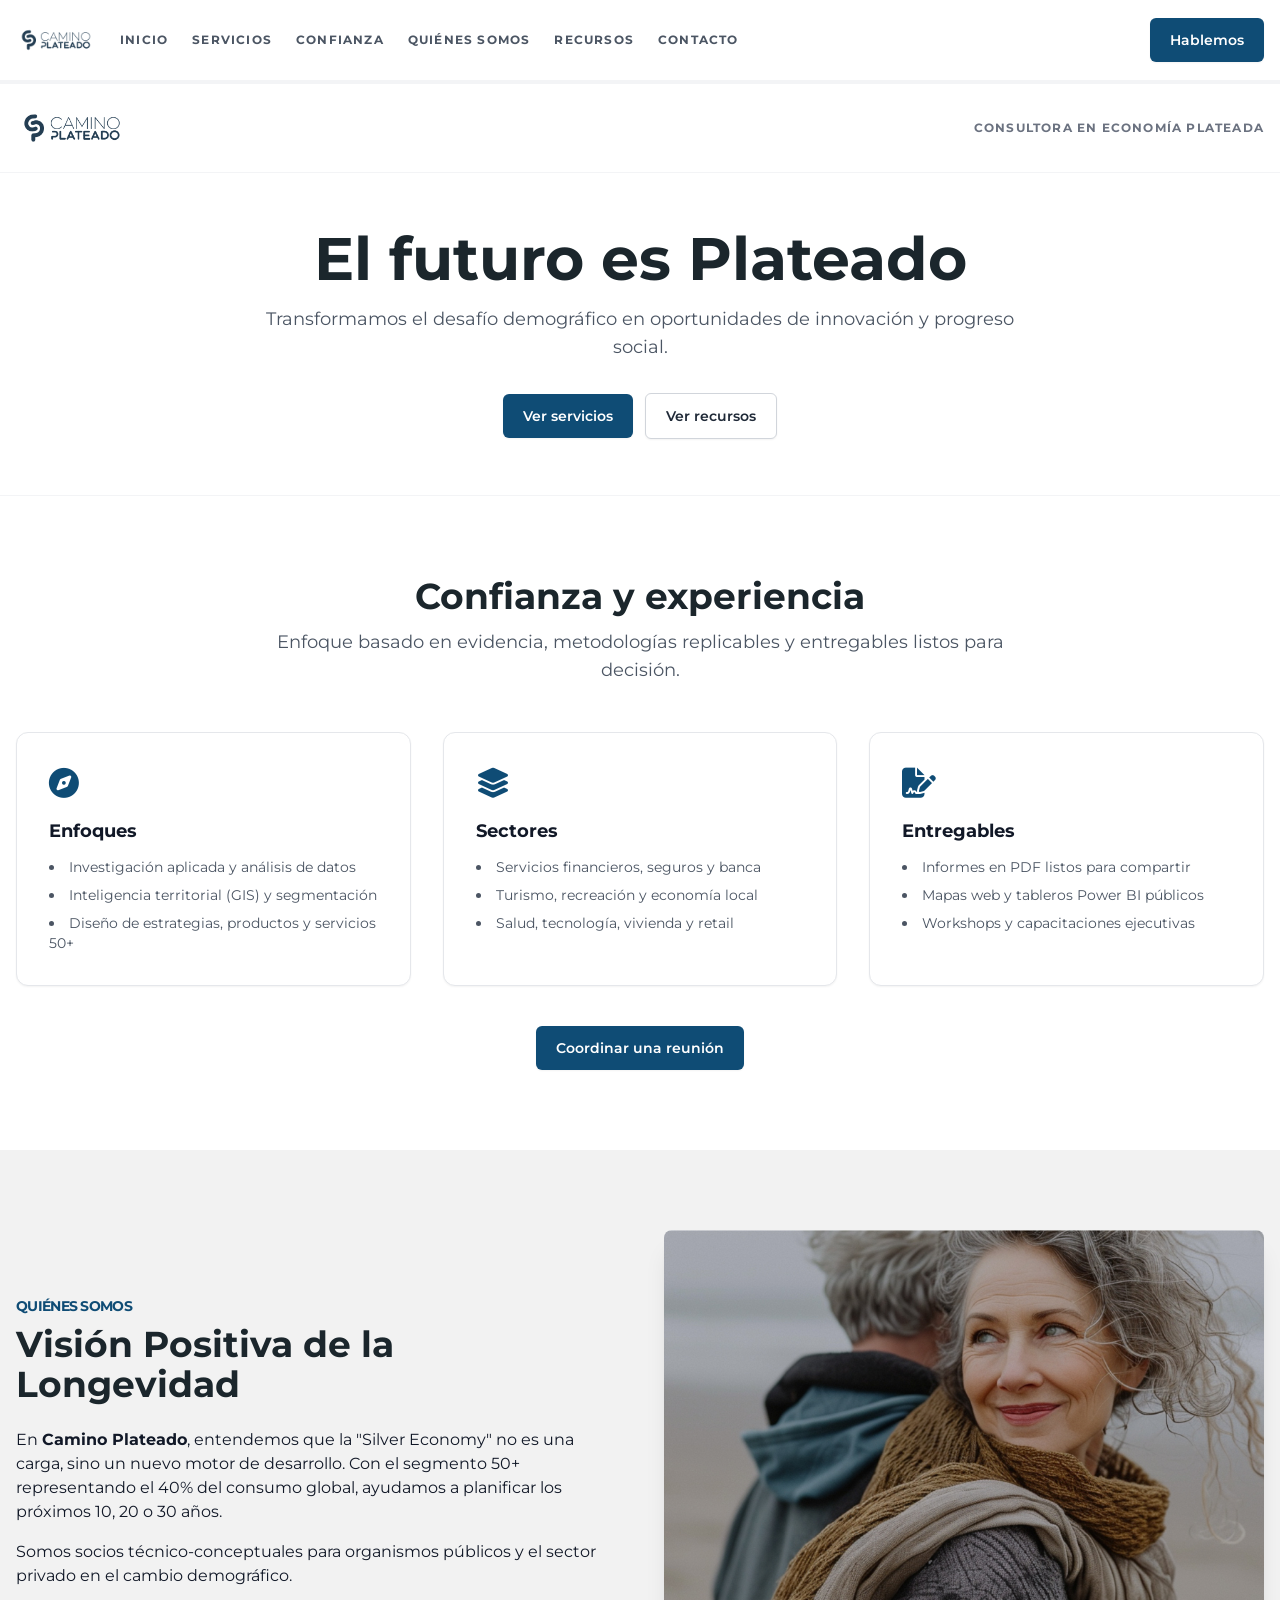
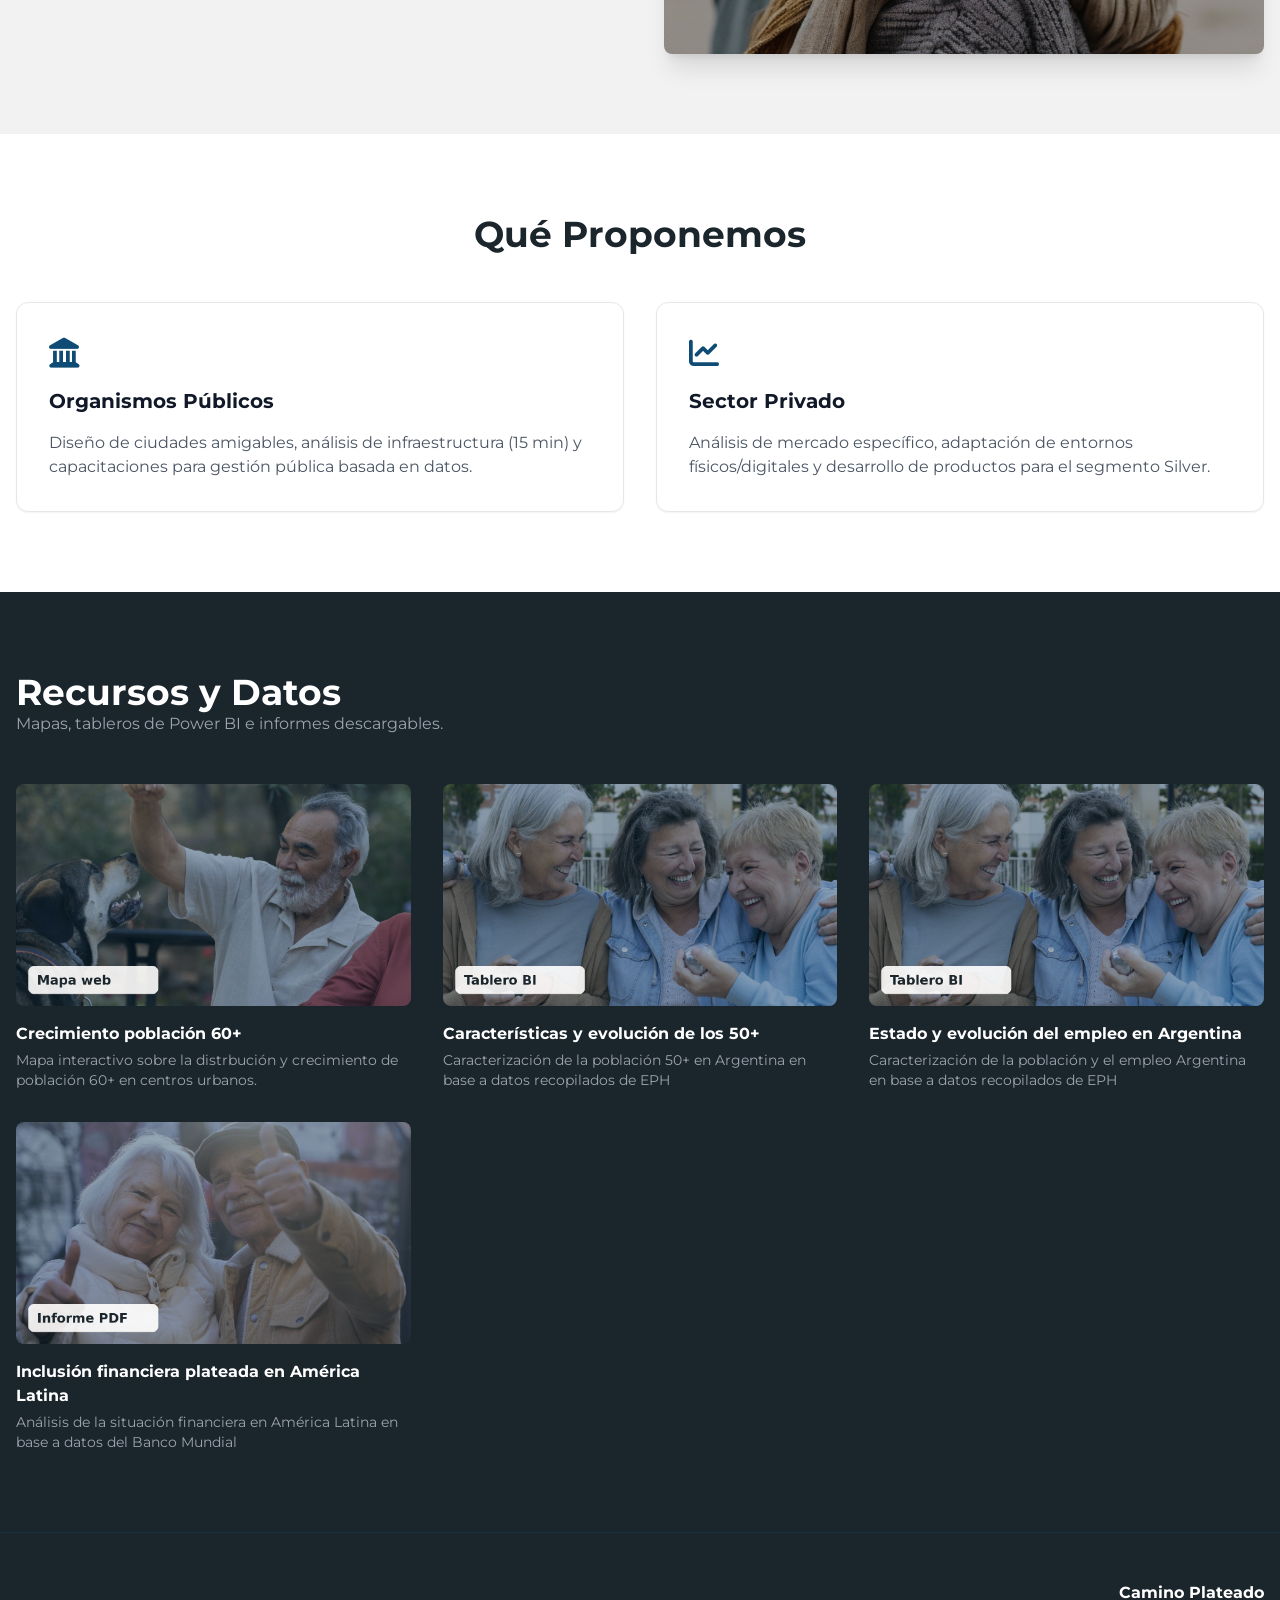
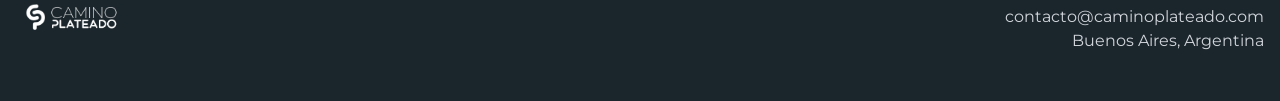
<file: index.html>
<!DOCTYPE html>
<html lang="es-AR" class="scroll-smooth">
<head>
    <meta charset="UTF-8">
    <meta name="viewport" content="width=device-width, initial-scale=1.0">
    <title>Camino Plateado | Consultora en Economía Plateada</title>
    <meta name="description" content="Camino Plateado: consultora en economía plateada. Transformamos el desafío demográfico en oportunidades de innovación y progreso social.">

    <!-- SEO / Social sharing -->
    <link rel="canonical" href="https://caminoplateado.com/">
    <meta property="og:type" content="website">
    <meta property="og:locale" content="es_AR">
    <meta property="og:title" content="Camino Plateado | Consultora en Economía Plateada">
    <meta property="og:description" content="Transformamos el desafío demográfico en oportunidades de innovación y progreso social.">
    <meta property="og:url" content="https://caminoplateado.com/">
    <meta property="og:image" content="./assets/img/og-cover.png">
    <meta name="twitter:card" content="summary_large_image">
    <meta name="theme-color" content="#0F4C75">

    <!-- Favicons -->
    <link rel="icon" href="./favicon.ico" sizes="any">
    <link rel="apple-touch-icon" href="./assets/apple-touch-icon.png">
    <link rel="manifest" href="./site.webmanifest">

    <link href="https://fonts.googleapis.com/css2?family=Montserrat:wght@400;600;700&display=swap" rel="stylesheet">
    <link rel="stylesheet" href="https://cdnjs.cloudflare.com/ajax/libs/font-awesome/6.4.0/css/all.min.css" referrerpolicy="no-referrer">
  <script type="module" crossorigin src="./assets/index-ojSqUu_X.js"></script>
  <link rel="stylesheet" crossorigin href="./assets/index-BWWQj64I.css">
</head>
<body class="bg-white text-gray-900">

    <a href="#inicio" class="sr-only focus:not-sr-only focus:absolute focus:top-3 focus:left-3 focus:z-[999] focus:bg-white focus:text-brandBlue focus:px-4 focus:py-2 focus:rounded">
        Saltar al contenido
    </a>

    <nav class="fixed w-full z-50 bg-white/95 backdrop-blur supports-[backdrop-filter]:bg-white/80 border-b border-gray-100" aria-label="Navegación principal">
        <div class="max-w-7xl mx-auto px-4 flex justify-between items-center h-20">
            <div class="flex items-center gap-6">
                <img src="./assets/img/logo.png" alt="Camino Plateado" class="h-9 md:h-10">

                <div class="hidden md:flex space-x-6 text-xs font-bold uppercase tracking-widest text-gray-600">
                    <a href="#inicio" class="nav-link">Inicio</a>
                    <a href="#servicios" class="nav-link">Servicios</a>
                    <a href="#confianza" class="nav-link">Confianza</a>
                    <a href="#nosotros" class="nav-link">Quiénes Somos</a>
                    <a href="#recursos" class="nav-link">Recursos</a>
                    <a href="#contacto" class="nav-link">Contacto</a>
                </div>
            </div>

            <div class="hidden md:flex items-center gap-3">
                <a href="#contacto" class="btn-primary">Hablemos</a>
            </div>

            <!-- Mobile menu button -->
            <button id="mobile-menu-open" type="button" class="md:hidden inline-flex items-center justify-center w-10 h-10 rounded hover:bg-gray-50" aria-label="Abrir menú" aria-expanded="false">
                <i class="fa-solid fa-bars text-xl text-gray-700"></i>
            </button>
        </div>

        <!-- Mobile menu panel (hidden by default) -->
        <div id="mobile-menu" class="hidden md:hidden border-t border-gray-100 bg-white" role="dialog" aria-modal="true" aria-label="Menú">
            <div class="max-w-7xl mx-auto px-4 py-4 grid gap-3 text-sm font-bold uppercase tracking-widest text-gray-700">
                <a href="#inicio" class="nav-link">Inicio</a>
                <a href="#servicios" class="nav-link">Servicios</a>
                <a href="#confianza" class="nav-link">Confianza</a>
                <a href="#nosotros" class="nav-link">Quiénes Somos</a>
                <a href="#recursos" class="nav-link">Recursos</a>
                <a href="#contacto" class="nav-link">Contacto</a>

                <a href="#contacto" class="btn-primary w-full mt-2">Hablemos</a>

                <button id="mobile-menu-close" type="button" class="mt-1 inline-flex items-center justify-center w-full py-2 rounded bg-gray-50 hover:bg-gray-100" aria-label="Cerrar menú">
                    Cerrar
                </button>
            </div>
        </div>
    </nav>

		<header id="inicio" class="pt-20">
	    <!-- Banda superior (finita): marca limpia con logo. -->
		<div class="w-full bg-white border-b border-gray-100 border-t-4 border-brandBlue">
		    <div class="max-w-7xl mx-auto px-4 py-4 flex items-center justify-between gap-6">
		        <img src="./assets/img/logo.png" alt="Camino Plateado" class="h-12 md:h-14">
		        <p class="hidden sm:block text-xs font-bold uppercase tracking-widest text-gray-500">Consultora en economía plateada</p>
		    </div>
		</div>
        <div class="max-w-7xl mx-auto px-4 py-14 text-center">
            <h1 class="text-4xl md:text-6xl font-bold text-brandDark mb-4">El futuro es Plateado</h1>
            <p class="max-w-3xl mx-auto text-lg text-gray-600">
                Transformamos el desafío demográfico en oportunidades de innovación y progreso social.
            </p>
            <div class="mt-8 flex flex-col sm:flex-row items-center justify-center gap-3">
                <a href="#servicios" class="btn-primary w-full sm:w-auto">Ver servicios</a>
                <a href="#recursos" class="btn-secondary w-full sm:w-auto">Ver recursos</a>
            </div>
        </div>
    </header>

    <section id="confianza" class="py-20 bg-white border-t border-gray-100 scroll-mt-24">
        <div class="max-w-7xl mx-auto px-4">
            <div class="text-center mb-12">
                <h2 class="section-title">Confianza y experiencia</h2>
                <p class="section-lead">
                    Enfoque basado en evidencia, metodologías replicables y entregables listos para decisión.
                </p>
            </div>

            <div class="grid md:grid-cols-3 gap-8">
                <div class="card">
                    <i class="fas fa-compass text-brandBlue text-3xl mb-4"></i>
                    <h4 class="text-lg font-bold mb-3">Enfoques</h4>
                    <ul class="text-gray-600 text-sm space-y-2 list-disc list-inside">
                        <li>Investigación aplicada y análisis de datos</li>
                        <li>Inteligencia territorial (GIS) y segmentación</li>
                        <li>Diseño de estrategias, productos y servicios 50+</li>
                    </ul>
                </div>

                <div class="card">
                    <i class="fas fa-layer-group text-brandBlue text-3xl mb-4"></i>
                    <h4 class="text-lg font-bold mb-3">Sectores</h4>
                    <ul class="text-gray-600 text-sm space-y-2 list-disc list-inside">
                        <li>Servicios financieros, seguros y banca</li>
                        <li>Turismo, recreación y economía local</li>
                        <li>Salud, tecnología, vivienda y retail</li>
                    </ul>
                </div>

                <div class="card">
                    <i class="fas fa-file-signature text-brandBlue text-3xl mb-4"></i>
                    <h4 class="text-lg font-bold mb-3">Entregables</h4>
                    <ul class="text-gray-600 text-sm space-y-2 list-disc list-inside">
                        <li>Informes en PDF listos para compartir</li>
                        <li>Mapas web y tableros Power BI públicos</li>
                        <li>Workshops y capacitaciones ejecutivas</li>
                    </ul>
                </div>
            </div>

            <div class="mt-10 text-center">
                <a href="#contacto" class="btn-primary">Coordinar una reunión</a>
            </div>
        </div>
    </section>

    <section id="nosotros" class="py-20 bg-brandSilver">
        <div class="max-w-7xl mx-auto px-4 grid md:grid-cols-2 gap-12 items-center">
            <div>
                <h2 class="text-brandBlue font-bold uppercase tracking-tighter text-sm mb-2">Quiénes Somos</h2>
                <h3 class="text-3xl md:text-4xl font-bold mb-6 text-brandDark">Visión Positiva de la Longevidad</h3>
                <p class="mb-4">En <strong>Camino Plateado</strong>, entendemos que la "Silver Economy" no es una carga, sino un nuevo motor de desarrollo. Con el segmento 50+ representando el 40% del consumo global, ayudamos a planificar los próximos 10, 20 o 30 años.</p>
                <p>Somos socios técnico-conceptuales para organismos públicos y el sector privado en el cambio demográfico.</p>
            </div>
            <img src="./assets/img/nosotros.jpg" class="rounded-lg shadow-xl" alt="Nosotros">
        </div>
    </section>

    <section id="servicios" class="py-20 bg-white">
        <div class="max-w-7xl mx-auto px-4 text-center mb-12">
            <h2 class="section-title">Qué Proponemos</h2>
        </div>
        <div class="max-w-7xl mx-auto px-4 grid md:grid-cols-2 gap-8">
            <div class="card">
                <i class="fas fa-landmark text-brandBlue text-3xl mb-4"></i>
                <h4 class="text-xl font-bold mb-4">Organismos Públicos</h4>
                <p class="text-gray-600">Diseño de ciudades amigables, análisis de infraestructura (15 min) y capacitaciones para gestión pública basada en datos.</p>
            </div>
            <div class="card">
                <i class="fas fa-chart-line text-brandBlue text-3xl mb-4"></i>
                <h4 class="text-xl font-bold mb-4">Sector Privado</h4>
                <p class="text-gray-600">Análisis de mercado específico, adaptación de entornos físicos/digitales y desarrollo de productos para el segmento Silver.</p>
            </div>
        </div>
    </section>

    <section id="recursos" class="py-20 bg-brandDark text-white" aria-label="Recursos">
        <div class="max-w-7xl mx-auto px-4">
            <div class="flex justify-between items-end mb-12">
                <div>
                    <h2 class="text-3xl md:text-4xl font-bold">Recursos y Datos</h2>
                    <p class="text-gray-400">Mapas, tableros de Power BI e informes descargables.</p>
                </div>
            </div>
            <div id="resource-grid" class="grid grid-cols-1 md:grid-cols-3 gap-8" aria-live="polite"></div>
        </div>
    </section>

    <div id="modal-container" class="fixed inset-0 z-[100] hidden flex items-center justify-center p-4" role="dialog" aria-modal="true" aria-labelledby="modal-title">
        <div id="modal-overlay" class="absolute inset-0 bg-black/90"></div>
        <div id="modal-panel" class="relative bg-white w-full max-w-6xl rounded-lg overflow-hidden flex flex-col" style="min-height:0;">
            <div class="p-4 border-b flex justify-between items-center">
                <h3 id="modal-title" class="font-bold text-gray-800">Recurso</h3>
                <div class="flex items-center gap-3">
                    <a id="modal-open-newtab" href="#" target="_blank" rel="noopener noreferrer" class="btn-secondary" style="padding: .5rem .75rem; font-size: .75rem; line-height: 1rem;">Abrir en pestaña nueva</a>
                    <button id="modal-close" type="button" class="text-2xl" aria-label="Cerrar">&times;</button>
                </div>
            </div>
            <div id="modal-body" class="flex-1 bg-gray-100" style="min-height:0;"></div>
        </div>
    </div>

    <footer id="contacto" class="bg-brandDark text-white py-12 border-t border-brandBlue/30" aria-label="Contacto">
        <div class="max-w-7xl mx-auto px-4 flex flex-col md:flex-row justify-between items-center gap-8">
            <img src="./assets/img/logo (2).png" class="h-12 md:h-14" alt="Camino Plateado">
            <div class="text-center md:text-right">
                <p class="font-bold">Camino Plateado</p>
                <p class="text-gray-300">contacto@caminoplateado.com</p>
                <p class="text-gray-300">Buenos Aires, Argentina</p>
            </div>
        </div>
    </footer>

</body>
</html>
</file>
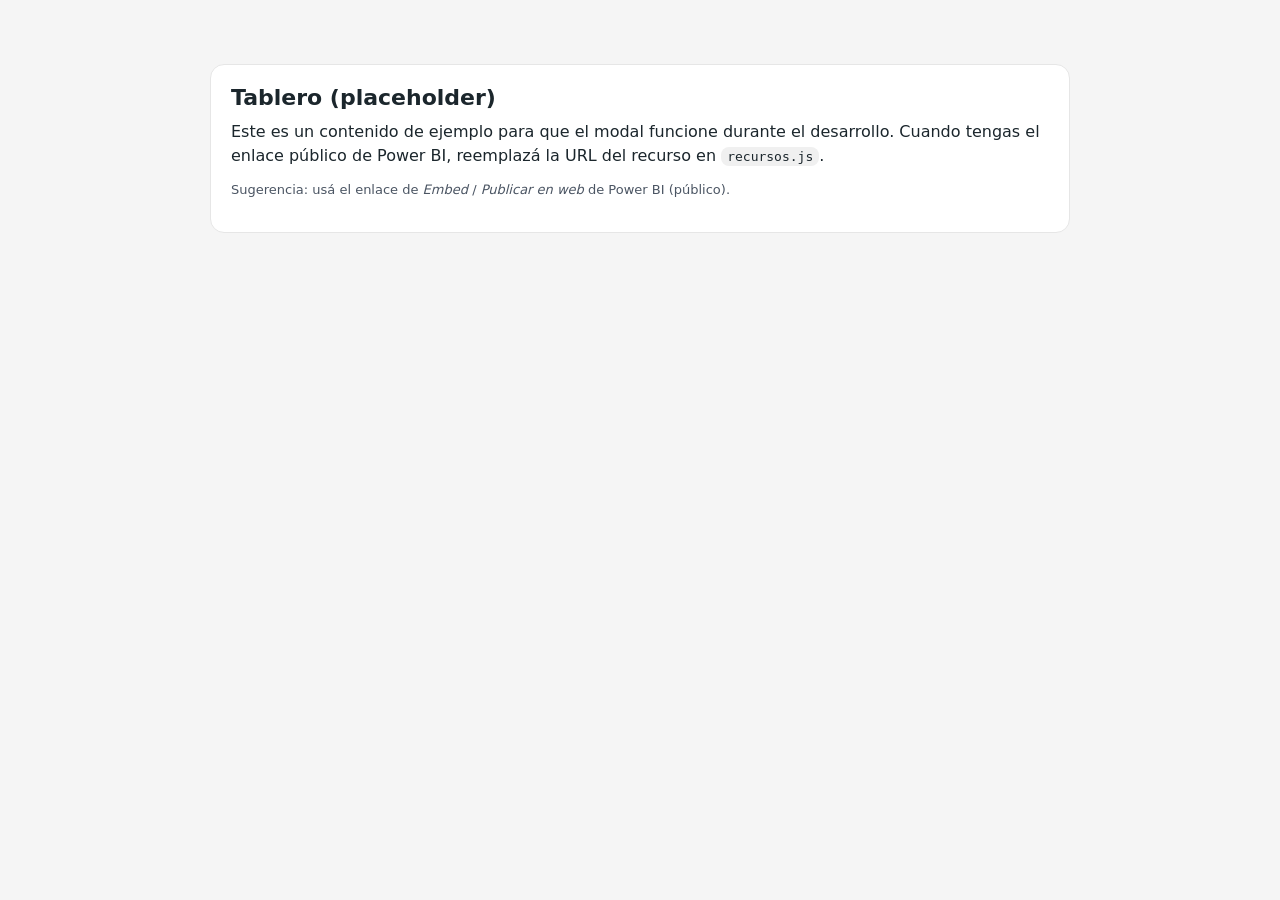
<file: assets/placeholder-bi.html>
<!doctype html>
<html lang="es-AR">
  <head>
    <meta charset="utf-8" />
    <meta name="viewport" content="width=device-width,initial-scale=1" />
    <title>Tablero (placeholder)</title>
    <style>
      body{font-family:system-ui,-apple-system,Segoe UI,Roboto,Helvetica,Arial,sans-serif;margin:0;background:#f5f5f5;color:#1B262C}
      .wrap{max-width:860px;margin:40px auto;padding:24px}
      .card{background:#fff;border:1px solid #e6e6e6;border-radius:14px;padding:20px}
      h1{margin:0 0 10px 0;font-size:22px}
      p{margin:0 0 12px 0;line-height:1.5}
      code{background:#f0f0f0;padding:2px 6px;border-radius:8px}
      .note{font-size:13px;color:#4b5563}
    </style>
  </head>
  <body>
    <div class="wrap">
      <div class="card">
        <h1>Tablero (placeholder)</h1>
        <p>
          Este es un contenido de ejemplo para que el modal funcione durante el desarrollo.
          Cuando tengas el enlace público de Power BI, reemplazá la URL del recurso en <code>recursos.js</code>.
        </p>
        <p class="note">
          Sugerencia: usá el enlace de <em>Embed</em> / <em>Publicar en web</em> de Power BI (público).
        </p>
      </div>
    </div>
  </body>
</html>
</file>
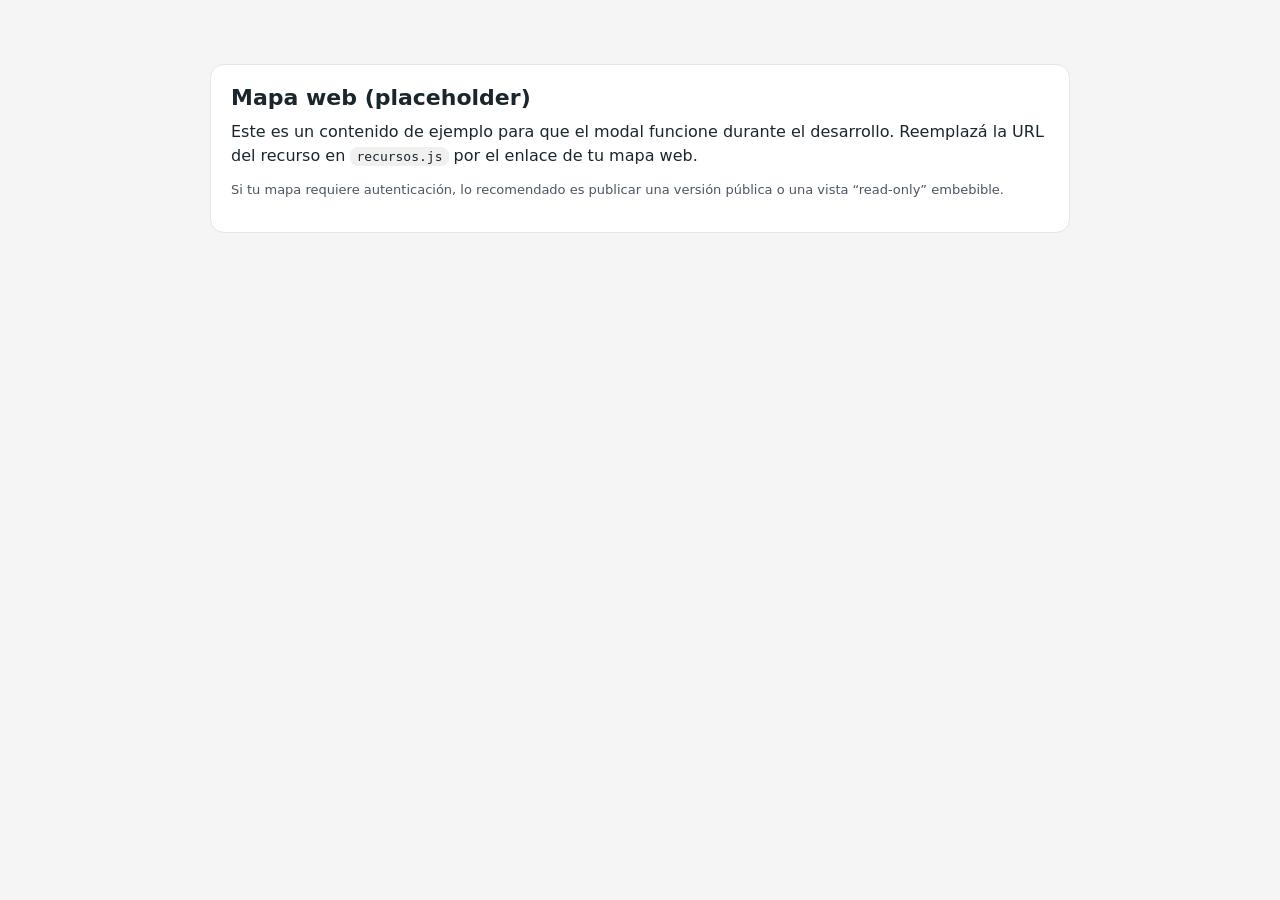
<file: assets/placeholder-mapa.html>
<!doctype html>
<html lang="es-AR">
  <head>
    <meta charset="utf-8" />
    <meta name="viewport" content="width=device-width,initial-scale=1" />
    <title>Mapa (placeholder)</title>
    <style>
      body{font-family:system-ui,-apple-system,Segoe UI,Roboto,Helvetica,Arial,sans-serif;margin:0;background:#f5f5f5;color:#1B262C}
      .wrap{max-width:860px;margin:40px auto;padding:24px}
      .card{background:#fff;border:1px solid #e6e6e6;border-radius:14px;padding:20px}
      h1{margin:0 0 10px 0;font-size:22px}
      p{margin:0 0 12px 0;line-height:1.5}
      code{background:#f0f0f0;padding:2px 6px;border-radius:8px}
      .note{font-size:13px;color:#4b5563}
    </style>
  </head>
  <body>
    <div class="wrap">
      <div class="card">
        <h1>Mapa web (placeholder)</h1>
        <p>
          Este es un contenido de ejemplo para que el modal funcione durante el desarrollo.
          Reemplazá la URL del recurso en <code>recursos.js</code> por el enlace de tu mapa web.
        </p>
        <p class="note">
          Si tu mapa requiere autenticación, lo recomendado es publicar una versión pública o una vista “read-only” embebible.
        </p>
      </div>
    </div>
  </body>
</html>
</file>
<file: assets/index-BWWQj64I.css>
*,:before,:after{--tw-border-spacing-x: 0;--tw-border-spacing-y: 0;--tw-translate-x: 0;--tw-translate-y: 0;--tw-rotate: 0;--tw-skew-x: 0;--tw-skew-y: 0;--tw-scale-x: 1;--tw-scale-y: 1;--tw-pan-x: ;--tw-pan-y: ;--tw-pinch-zoom: ;--tw-scroll-snap-strictness: proximity;--tw-gradient-from-position: ;--tw-gradient-via-position: ;--tw-gradient-to-position: ;--tw-ordinal: ;--tw-slashed-zero: ;--tw-numeric-figure: ;--tw-numeric-spacing: ;--tw-numeric-fraction: ;--tw-ring-inset: ;--tw-ring-offset-width: 0px;--tw-ring-offset-color: #fff;--tw-ring-color: rgb(59 130 246 / .5);--tw-ring-offset-shadow: 0 0 #0000;--tw-ring-shadow: 0 0 #0000;--tw-shadow: 0 0 #0000;--tw-shadow-colored: 0 0 #0000;--tw-blur: ;--tw-brightness: ;--tw-contrast: ;--tw-grayscale: ;--tw-hue-rotate: ;--tw-invert: ;--tw-saturate: ;--tw-sepia: ;--tw-drop-shadow: ;--tw-backdrop-blur: ;--tw-backdrop-brightness: ;--tw-backdrop-contrast: ;--tw-backdrop-grayscale: ;--tw-backdrop-hue-rotate: ;--tw-backdrop-invert: ;--tw-backdrop-opacity: ;--tw-backdrop-saturate: ;--tw-backdrop-sepia: ;--tw-contain-size: ;--tw-contain-layout: ;--tw-contain-paint: ;--tw-contain-style: }::backdrop{--tw-border-spacing-x: 0;--tw-border-spacing-y: 0;--tw-translate-x: 0;--tw-translate-y: 0;--tw-rotate: 0;--tw-skew-x: 0;--tw-skew-y: 0;--tw-scale-x: 1;--tw-scale-y: 1;--tw-pan-x: ;--tw-pan-y: ;--tw-pinch-zoom: ;--tw-scroll-snap-strictness: proximity;--tw-gradient-from-position: ;--tw-gradient-via-position: ;--tw-gradient-to-position: ;--tw-ordinal: ;--tw-slashed-zero: ;--tw-numeric-figure: ;--tw-numeric-spacing: ;--tw-numeric-fraction: ;--tw-ring-inset: ;--tw-ring-offset-width: 0px;--tw-ring-offset-color: #fff;--tw-ring-color: rgb(59 130 246 / .5);--tw-ring-offset-shadow: 0 0 #0000;--tw-ring-shadow: 0 0 #0000;--tw-shadow: 0 0 #0000;--tw-shadow-colored: 0 0 #0000;--tw-blur: ;--tw-brightness: ;--tw-contrast: ;--tw-grayscale: ;--tw-hue-rotate: ;--tw-invert: ;--tw-saturate: ;--tw-sepia: ;--tw-drop-shadow: ;--tw-backdrop-blur: ;--tw-backdrop-brightness: ;--tw-backdrop-contrast: ;--tw-backdrop-grayscale: ;--tw-backdrop-hue-rotate: ;--tw-backdrop-invert: ;--tw-backdrop-opacity: ;--tw-backdrop-saturate: ;--tw-backdrop-sepia: ;--tw-contain-size: ;--tw-contain-layout: ;--tw-contain-paint: ;--tw-contain-style: }*,:before,:after{box-sizing:border-box;border-width:0;border-style:solid;border-color:#e5e7eb}:before,:after{--tw-content: ""}html,:host{line-height:1.5;-webkit-text-size-adjust:100%;-moz-tab-size:4;-o-tab-size:4;tab-size:4;font-family:Montserrat,sans-serif;font-feature-settings:normal;font-variation-settings:normal;-webkit-tap-highlight-color:transparent}body{margin:0;line-height:inherit}hr{height:0;color:inherit;border-top-width:1px}abbr:where([title]){-webkit-text-decoration:underline dotted;text-decoration:underline dotted}h1,h2,h3,h4,h5,h6{font-size:inherit;font-weight:inherit}a{color:inherit;text-decoration:inherit}b,strong{font-weight:bolder}code,kbd,samp,pre{font-family:ui-monospace,SFMono-Regular,Menlo,Monaco,Consolas,Liberation Mono,Courier New,monospace;font-feature-settings:normal;font-variation-settings:normal;font-size:1em}small{font-size:80%}sub,sup{font-size:75%;line-height:0;position:relative;vertical-align:baseline}sub{bottom:-.25em}sup{top:-.5em}table{text-indent:0;border-color:inherit;border-collapse:collapse}button,input,optgroup,select,textarea{font-family:inherit;font-feature-settings:inherit;font-variation-settings:inherit;font-size:100%;font-weight:inherit;line-height:inherit;letter-spacing:inherit;color:inherit;margin:0;padding:0}button,select{text-transform:none}button,input:where([type=button]),input:where([type=reset]),input:where([type=submit]){-webkit-appearance:button;background-color:transparent;background-image:none}:-moz-focusring{outline:auto}:-moz-ui-invalid{box-shadow:none}progress{vertical-align:baseline}::-webkit-inner-spin-button,::-webkit-outer-spin-button{height:auto}[type=search]{-webkit-appearance:textfield;outline-offset:-2px}::-webkit-search-decoration{-webkit-appearance:none}::-webkit-file-upload-button{-webkit-appearance:button;font:inherit}summary{display:list-item}blockquote,dl,dd,h1,h2,h3,h4,h5,h6,hr,figure,p,pre{margin:0}fieldset{margin:0;padding:0}legend{padding:0}ol,ul,menu{list-style:none;margin:0;padding:0}dialog{padding:0}textarea{resize:vertical}input::-moz-placeholder,textarea::-moz-placeholder{opacity:1;color:#9ca3af}input::placeholder,textarea::placeholder{opacity:1;color:#9ca3af}button,[role=button]{cursor:pointer}:disabled{cursor:default}img,svg,video,canvas,audio,iframe,embed,object{display:block;vertical-align:middle}img,video{max-width:100%;height:auto}[hidden]:where(:not([hidden=until-found])){display:none}.\!container{width:100%!important}.container{width:100%}@media (min-width: 640px){.\!container{max-width:640px!important}.container{max-width:640px}}@media (min-width: 768px){.\!container{max-width:768px!important}.container{max-width:768px}}@media (min-width: 1024px){.\!container{max-width:1024px!important}.container{max-width:1024px}}@media (min-width: 1280px){.\!container{max-width:1280px!important}.container{max-width:1280px}}@media (min-width: 1536px){.\!container{max-width:1536px!important}.container{max-width:1536px}}.btn-primary{display:inline-flex;align-items:center;justify-content:center;border-radius:.375rem;--tw-bg-opacity: 1;background-color:rgb(15 76 117 / var(--tw-bg-opacity, 1));padding:.75rem 1.25rem;font-size:.875rem;line-height:1.25rem;font-weight:600;--tw-text-opacity: 1;color:rgb(255 255 255 / var(--tw-text-opacity, 1));--tw-shadow: 0 1px 2px 0 rgb(0 0 0 / .05);--tw-shadow-colored: 0 1px 2px 0 var(--tw-shadow-color);box-shadow:var(--tw-ring-offset-shadow, 0 0 #0000),var(--tw-ring-shadow, 0 0 #0000),var(--tw-shadow);transition-property:color,background-color,border-color,text-decoration-color,fill,stroke,opacity,box-shadow,transform,filter,backdrop-filter;transition-timing-function:cubic-bezier(.4,0,.2,1);transition-duration:.15s}.btn-primary:hover{--tw-brightness: brightness(.95);filter:var(--tw-blur) var(--tw-brightness) var(--tw-contrast) var(--tw-grayscale) var(--tw-hue-rotate) var(--tw-invert) var(--tw-saturate) var(--tw-sepia) var(--tw-drop-shadow)}.btn-primary:focus{outline:2px solid transparent;outline-offset:2px;--tw-ring-offset-shadow: var(--tw-ring-inset) 0 0 0 var(--tw-ring-offset-width) var(--tw-ring-offset-color);--tw-ring-shadow: var(--tw-ring-inset) 0 0 0 calc(2px + var(--tw-ring-offset-width)) var(--tw-ring-color);box-shadow:var(--tw-ring-offset-shadow),var(--tw-ring-shadow),var(--tw-shadow, 0 0 #0000);--tw-ring-color: rgb(15 76 117 / .4)}.btn-secondary{display:inline-flex;align-items:center;justify-content:center;border-radius:.375rem;border-width:1px;--tw-border-opacity: 1;border-color:rgb(209 213 219 / var(--tw-border-opacity, 1));--tw-bg-opacity: 1;background-color:rgb(255 255 255 / var(--tw-bg-opacity, 1));padding:.75rem 1.25rem;font-size:.875rem;line-height:1.25rem;font-weight:600;--tw-text-opacity: 1;color:rgb(31 41 55 / var(--tw-text-opacity, 1));--tw-shadow: 0 1px 2px 0 rgb(0 0 0 / .05);--tw-shadow-colored: 0 1px 2px 0 var(--tw-shadow-color);box-shadow:var(--tw-ring-offset-shadow, 0 0 #0000),var(--tw-ring-shadow, 0 0 #0000),var(--tw-shadow);transition-property:color,background-color,border-color,text-decoration-color,fill,stroke,opacity,box-shadow,transform,filter,backdrop-filter;transition-timing-function:cubic-bezier(.4,0,.2,1);transition-duration:.15s}.btn-secondary:hover{--tw-bg-opacity: 1;background-color:rgb(249 250 251 / var(--tw-bg-opacity, 1))}.btn-secondary:focus{outline:2px solid transparent;outline-offset:2px;--tw-ring-offset-shadow: var(--tw-ring-inset) 0 0 0 var(--tw-ring-offset-width) var(--tw-ring-offset-color);--tw-ring-shadow: var(--tw-ring-inset) 0 0 0 calc(2px + var(--tw-ring-offset-width)) var(--tw-ring-color);box-shadow:var(--tw-ring-offset-shadow),var(--tw-ring-shadow),var(--tw-shadow, 0 0 #0000);--tw-ring-color: rgb(15 76 117 / .4)}.nav-link{transition-property:color,background-color,border-color,text-decoration-color,fill,stroke;transition-timing-function:cubic-bezier(.4,0,.2,1);transition-duration:.15s}.nav-link:hover{--tw-text-opacity: 1;color:rgb(15 76 117 / var(--tw-text-opacity, 1))}.card{border-radius:.75rem;border-width:1px;--tw-border-opacity: 1;border-color:rgb(229 231 235 / var(--tw-border-opacity, 1));--tw-bg-opacity: 1;background-color:rgb(255 255 255 / var(--tw-bg-opacity, 1));padding:2rem;--tw-shadow: 0 1px 2px 0 rgb(0 0 0 / .05);--tw-shadow-colored: 0 1px 2px 0 var(--tw-shadow-color);box-shadow:var(--tw-ring-offset-shadow, 0 0 #0000),var(--tw-ring-shadow, 0 0 #0000),var(--tw-shadow);transition-property:color,background-color,border-color,text-decoration-color,fill,stroke,opacity,box-shadow,transform,filter,backdrop-filter;transition-timing-function:cubic-bezier(.4,0,.2,1);transition-duration:.15s}.card:hover{--tw-shadow: 0 4px 6px -1px rgb(0 0 0 / .1), 0 2px 4px -2px rgb(0 0 0 / .1);--tw-shadow-colored: 0 4px 6px -1px var(--tw-shadow-color), 0 2px 4px -2px var(--tw-shadow-color);box-shadow:var(--tw-ring-offset-shadow, 0 0 #0000),var(--tw-ring-shadow, 0 0 #0000),var(--tw-shadow)}.section-title{font-size:1.875rem;line-height:2.25rem;font-weight:700;--tw-text-opacity: 1;color:rgb(27 38 44 / var(--tw-text-opacity, 1))}@media (min-width: 768px){.section-title{font-size:2.25rem;line-height:2.5rem}}.section-lead{margin-left:auto;margin-right:auto;margin-top:.75rem;max-width:48rem;font-size:1rem;line-height:1.5rem;--tw-text-opacity: 1;color:rgb(75 85 99 / var(--tw-text-opacity, 1))}@media (min-width: 768px){.section-lead{font-size:1.125rem;line-height:1.75rem}}.sr-only{position:absolute;width:1px;height:1px;padding:0;margin:-1px;overflow:hidden;clip:rect(0,0,0,0);white-space:nowrap;border-width:0}.fixed{position:fixed}.absolute{position:absolute}.relative{position:relative}.inset-0{top:0;right:0;bottom:0;left:0}.z-50{z-index:50}.z-\[100\]{z-index:100}.mx-auto{margin-left:auto;margin-right:auto}.mb-1{margin-bottom:.25rem}.mb-12{margin-bottom:3rem}.mb-2{margin-bottom:.5rem}.mb-3{margin-bottom:.75rem}.mb-4{margin-bottom:1rem}.mb-6{margin-bottom:1.5rem}.mt-1{margin-top:.25rem}.mt-10{margin-top:2.5rem}.mt-2{margin-top:.5rem}.mt-8{margin-top:2rem}.inline{display:inline}.flex{display:flex}.inline-flex{display:inline-flex}.\!grid{display:grid!important}.grid{display:grid}.hidden{display:none}.aspect-video{aspect-ratio:16 / 9}.h-10{height:2.5rem}.h-12{height:3rem}.h-20{height:5rem}.h-9{height:2.25rem}.h-\[85vh\]{height:85vh}.h-full{height:100%}.w-10{width:2.5rem}.w-full{width:100%}.max-w-3xl{max-width:48rem}.max-w-6xl{max-width:72rem}.max-w-7xl{max-width:80rem}.flex-1{flex:1 1 0%}.cursor-pointer{cursor:pointer}.scroll-mt-24{scroll-margin-top:6rem}.list-inside{list-style-position:inside}.list-disc{list-style-type:disc}.grid-cols-1{grid-template-columns:repeat(1,minmax(0,1fr))}.flex-col{flex-direction:column}.items-end{align-items:flex-end}.items-center{align-items:center}.justify-center{justify-content:center}.justify-between{justify-content:space-between}.gap-12{gap:3rem}.gap-3{gap:.75rem}.gap-6{gap:1.5rem}.gap-8{gap:2rem}.space-x-6>:not([hidden])~:not([hidden]){--tw-space-x-reverse: 0;margin-right:calc(1.5rem * var(--tw-space-x-reverse));margin-left:calc(1.5rem * calc(1 - var(--tw-space-x-reverse)))}.space-y-2>:not([hidden])~:not([hidden]){--tw-space-y-reverse: 0;margin-top:calc(.5rem * calc(1 - var(--tw-space-y-reverse)));margin-bottom:calc(.5rem * var(--tw-space-y-reverse))}.overflow-hidden{overflow:hidden}.scroll-smooth{scroll-behavior:smooth}.rounded{border-radius:.25rem}.rounded-lg{border-radius:.5rem}.border-0{border-width:0px}.border-b{border-bottom-width:1px}.border-t{border-top-width:1px}.border-t-4{border-top-width:4px}.border-brandBlue{--tw-border-opacity: 1;border-color:rgb(15 76 117 / var(--tw-border-opacity, 1))}.border-brandBlue\/30{border-color:#0f4c754d}.border-gray-100{--tw-border-opacity: 1;border-color:rgb(243 244 246 / var(--tw-border-opacity, 1))}.bg-black\/90{background-color:#000000e6}.bg-brandBlue\/20{background-color:#0f4c7533}.bg-brandDark{--tw-bg-opacity: 1;background-color:rgb(27 38 44 / var(--tw-bg-opacity, 1))}.bg-brandSilver{--tw-bg-opacity: 1;background-color:rgb(242 242 242 / var(--tw-bg-opacity, 1))}.bg-gray-100{--tw-bg-opacity: 1;background-color:rgb(243 244 246 / var(--tw-bg-opacity, 1))}.bg-gray-50{--tw-bg-opacity: 1;background-color:rgb(249 250 251 / var(--tw-bg-opacity, 1))}.bg-white{--tw-bg-opacity: 1;background-color:rgb(255 255 255 / var(--tw-bg-opacity, 1))}.bg-white\/95{background-color:#fffffff2}.object-cover{-o-object-fit:cover;object-fit:cover}.p-4{padding:1rem}.px-4{padding-left:1rem;padding-right:1rem}.py-12{padding-top:3rem;padding-bottom:3rem}.py-14{padding-top:3.5rem;padding-bottom:3.5rem}.py-2{padding-top:.5rem;padding-bottom:.5rem}.py-20{padding-top:5rem;padding-bottom:5rem}.py-4{padding-top:1rem;padding-bottom:1rem}.pt-20{padding-top:5rem}.text-center{text-align:center}.text-2xl{font-size:1.5rem;line-height:2rem}.text-3xl{font-size:1.875rem;line-height:2.25rem}.text-4xl{font-size:2.25rem;line-height:2.5rem}.text-lg{font-size:1.125rem;line-height:1.75rem}.text-sm{font-size:.875rem;line-height:1.25rem}.text-xl{font-size:1.25rem;line-height:1.75rem}.text-xs{font-size:.75rem;line-height:1rem}.font-bold{font-weight:700}.uppercase{text-transform:uppercase}.tracking-tighter{letter-spacing:-.05em}.tracking-widest{letter-spacing:.1em}.text-brandBlue{--tw-text-opacity: 1;color:rgb(15 76 117 / var(--tw-text-opacity, 1))}.text-brandDark{--tw-text-opacity: 1;color:rgb(27 38 44 / var(--tw-text-opacity, 1))}.text-gray-300{--tw-text-opacity: 1;color:rgb(209 213 219 / var(--tw-text-opacity, 1))}.text-gray-400{--tw-text-opacity: 1;color:rgb(156 163 175 / var(--tw-text-opacity, 1))}.text-gray-500{--tw-text-opacity: 1;color:rgb(107 114 128 / var(--tw-text-opacity, 1))}.text-gray-600{--tw-text-opacity: 1;color:rgb(75 85 99 / var(--tw-text-opacity, 1))}.text-gray-700{--tw-text-opacity: 1;color:rgb(55 65 81 / var(--tw-text-opacity, 1))}.text-gray-800{--tw-text-opacity: 1;color:rgb(31 41 55 / var(--tw-text-opacity, 1))}.text-gray-900{--tw-text-opacity: 1;color:rgb(17 24 39 / var(--tw-text-opacity, 1))}.text-white{--tw-text-opacity: 1;color:rgb(255 255 255 / var(--tw-text-opacity, 1))}.opacity-0{opacity:0}.shadow-xl{--tw-shadow: 0 20px 25px -5px rgb(0 0 0 / .1), 0 8px 10px -6px rgb(0 0 0 / .1);--tw-shadow-colored: 0 20px 25px -5px var(--tw-shadow-color), 0 8px 10px -6px var(--tw-shadow-color);box-shadow:var(--tw-ring-offset-shadow, 0 0 #0000),var(--tw-ring-shadow, 0 0 #0000),var(--tw-shadow)}.backdrop-blur{--tw-backdrop-blur: blur(8px);-webkit-backdrop-filter:var(--tw-backdrop-blur) var(--tw-backdrop-brightness) var(--tw-backdrop-contrast) var(--tw-backdrop-grayscale) var(--tw-backdrop-hue-rotate) var(--tw-backdrop-invert) var(--tw-backdrop-opacity) var(--tw-backdrop-saturate) var(--tw-backdrop-sepia);backdrop-filter:var(--tw-backdrop-blur) var(--tw-backdrop-brightness) var(--tw-backdrop-contrast) var(--tw-backdrop-grayscale) var(--tw-backdrop-hue-rotate) var(--tw-backdrop-invert) var(--tw-backdrop-opacity) var(--tw-backdrop-saturate) var(--tw-backdrop-sepia)}.backdrop-filter{-webkit-backdrop-filter:var(--tw-backdrop-blur) var(--tw-backdrop-brightness) var(--tw-backdrop-contrast) var(--tw-backdrop-grayscale) var(--tw-backdrop-hue-rotate) var(--tw-backdrop-invert) var(--tw-backdrop-opacity) var(--tw-backdrop-saturate) var(--tw-backdrop-sepia);backdrop-filter:var(--tw-backdrop-blur) var(--tw-backdrop-brightness) var(--tw-backdrop-contrast) var(--tw-backdrop-grayscale) var(--tw-backdrop-hue-rotate) var(--tw-backdrop-invert) var(--tw-backdrop-opacity) var(--tw-backdrop-saturate) var(--tw-backdrop-sepia)}.transition{transition-property:color,background-color,border-color,text-decoration-color,fill,stroke,opacity,box-shadow,transform,filter,backdrop-filter;transition-timing-function:cubic-bezier(.4,0,.2,1);transition-duration:.15s}.duration-500{transition-duration:.5s}html{-webkit-font-smoothing:antialiased;-moz-osx-font-smoothing:grayscale}.hover\:bg-gray-100:hover{--tw-bg-opacity: 1;background-color:rgb(243 244 246 / var(--tw-bg-opacity, 1))}.hover\:bg-gray-50:hover{--tw-bg-opacity: 1;background-color:rgb(249 250 251 / var(--tw-bg-opacity, 1))}.focus\:not-sr-only:focus{position:static;width:auto;height:auto;padding:0;margin:0;overflow:visible;clip:auto;white-space:normal}.focus\:absolute:focus{position:absolute}.focus\:left-3:focus{left:.75rem}.focus\:top-3:focus{top:.75rem}.focus\:z-\[999\]:focus{z-index:999}.focus\:rounded:focus{border-radius:.25rem}.focus\:bg-white:focus{--tw-bg-opacity: 1;background-color:rgb(255 255 255 / var(--tw-bg-opacity, 1))}.focus\:px-4:focus{padding-left:1rem;padding-right:1rem}.focus\:py-2:focus{padding-top:.5rem;padding-bottom:.5rem}.focus\:text-brandBlue:focus{--tw-text-opacity: 1;color:rgb(15 76 117 / var(--tw-text-opacity, 1))}.group:hover .group-hover\:scale-105{--tw-scale-x: 1.05;--tw-scale-y: 1.05;transform:translate(var(--tw-translate-x),var(--tw-translate-y)) rotate(var(--tw-rotate)) skew(var(--tw-skew-x)) skewY(var(--tw-skew-y)) scaleX(var(--tw-scale-x)) scaleY(var(--tw-scale-y))}.group:hover .group-hover\:opacity-100{opacity:1}@supports (backdrop-filter: var(--tw)){.supports-\[backdrop-filter\]\:bg-white\/80{background-color:#fffc}}@media (min-width: 640px){.sm\:block{display:block}.sm\:w-auto{width:auto}.sm\:flex-row{flex-direction:row}}@media (min-width: 768px){.md\:flex{display:flex}.md\:hidden{display:none}.md\:h-10{height:2.5rem}.md\:h-14{height:3.5rem}.md\:grid-cols-2{grid-template-columns:repeat(2,minmax(0,1fr))}.md\:grid-cols-3{grid-template-columns:repeat(3,minmax(0,1fr))}.md\:flex-row{flex-direction:row}.md\:text-right{text-align:right}.md\:text-4xl{font-size:2.25rem;line-height:2.5rem}.md\:text-6xl{font-size:3.75rem;line-height:1}}
</file>
